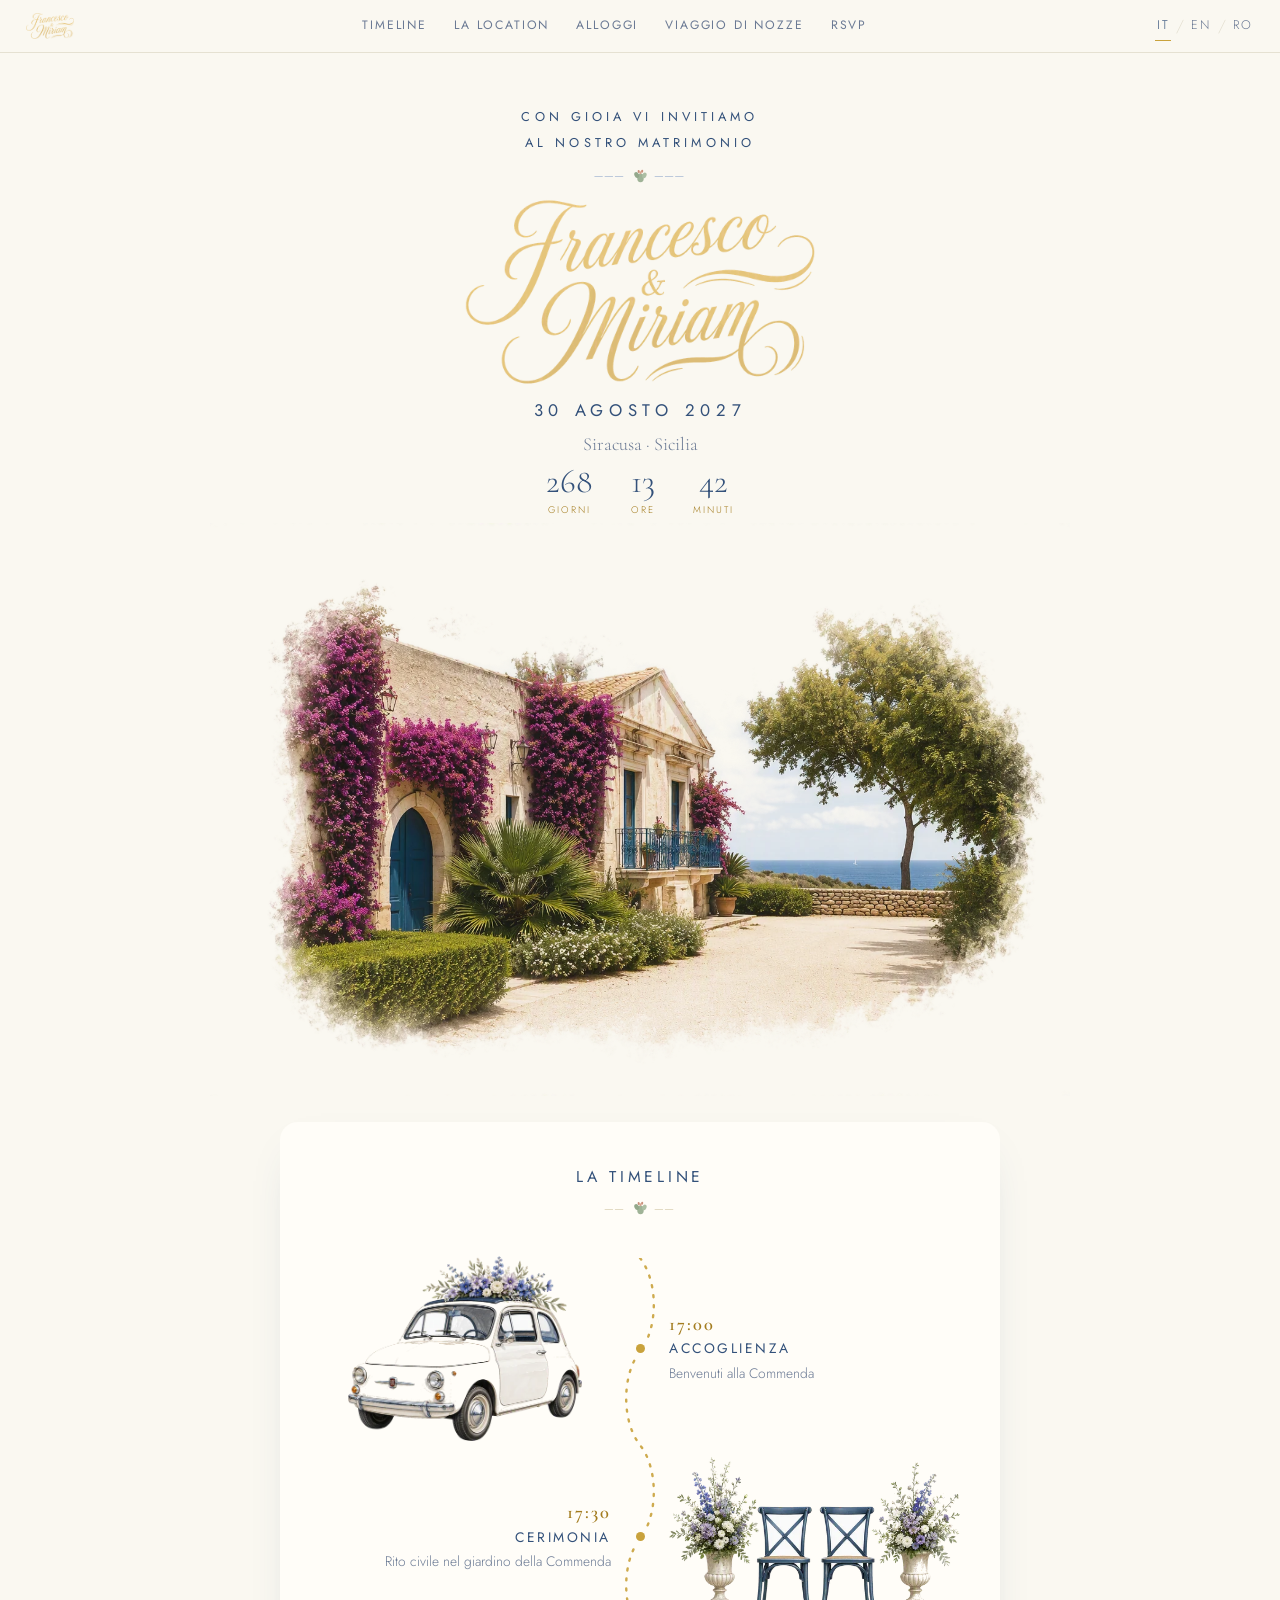
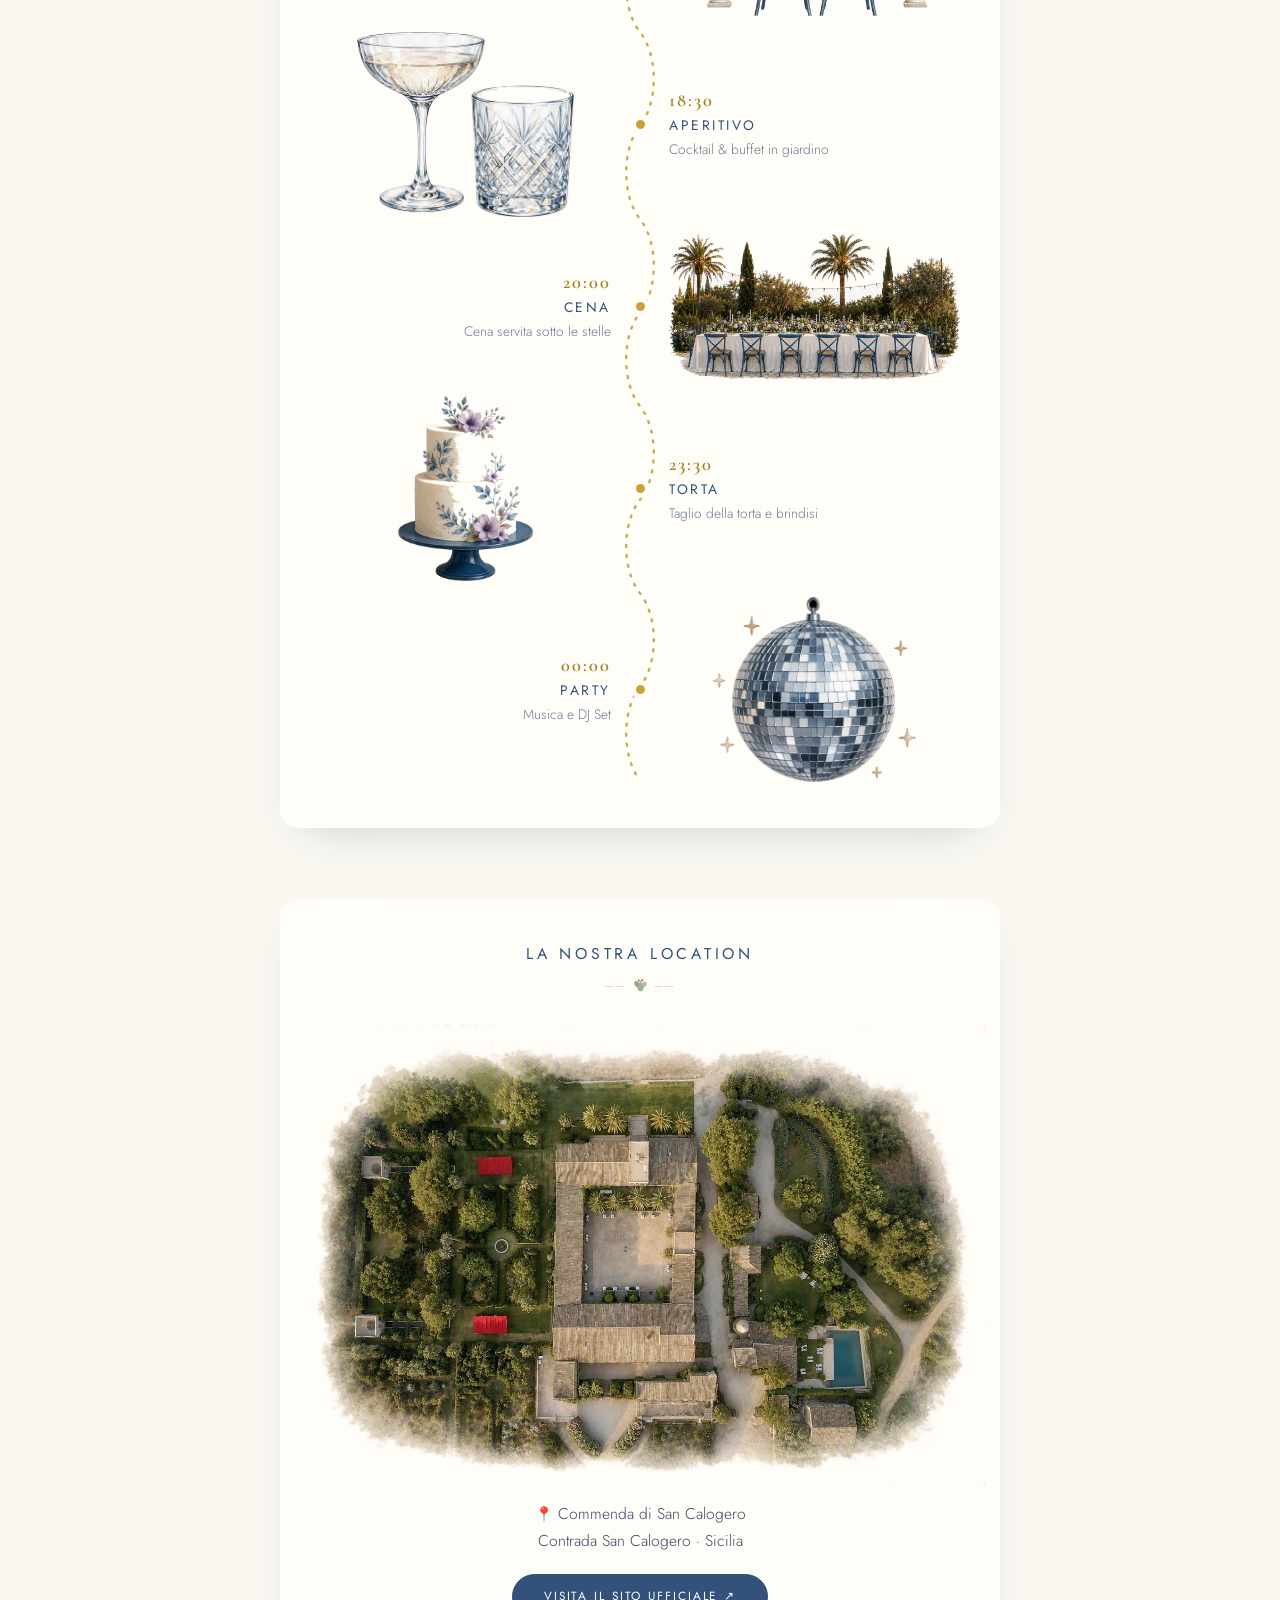
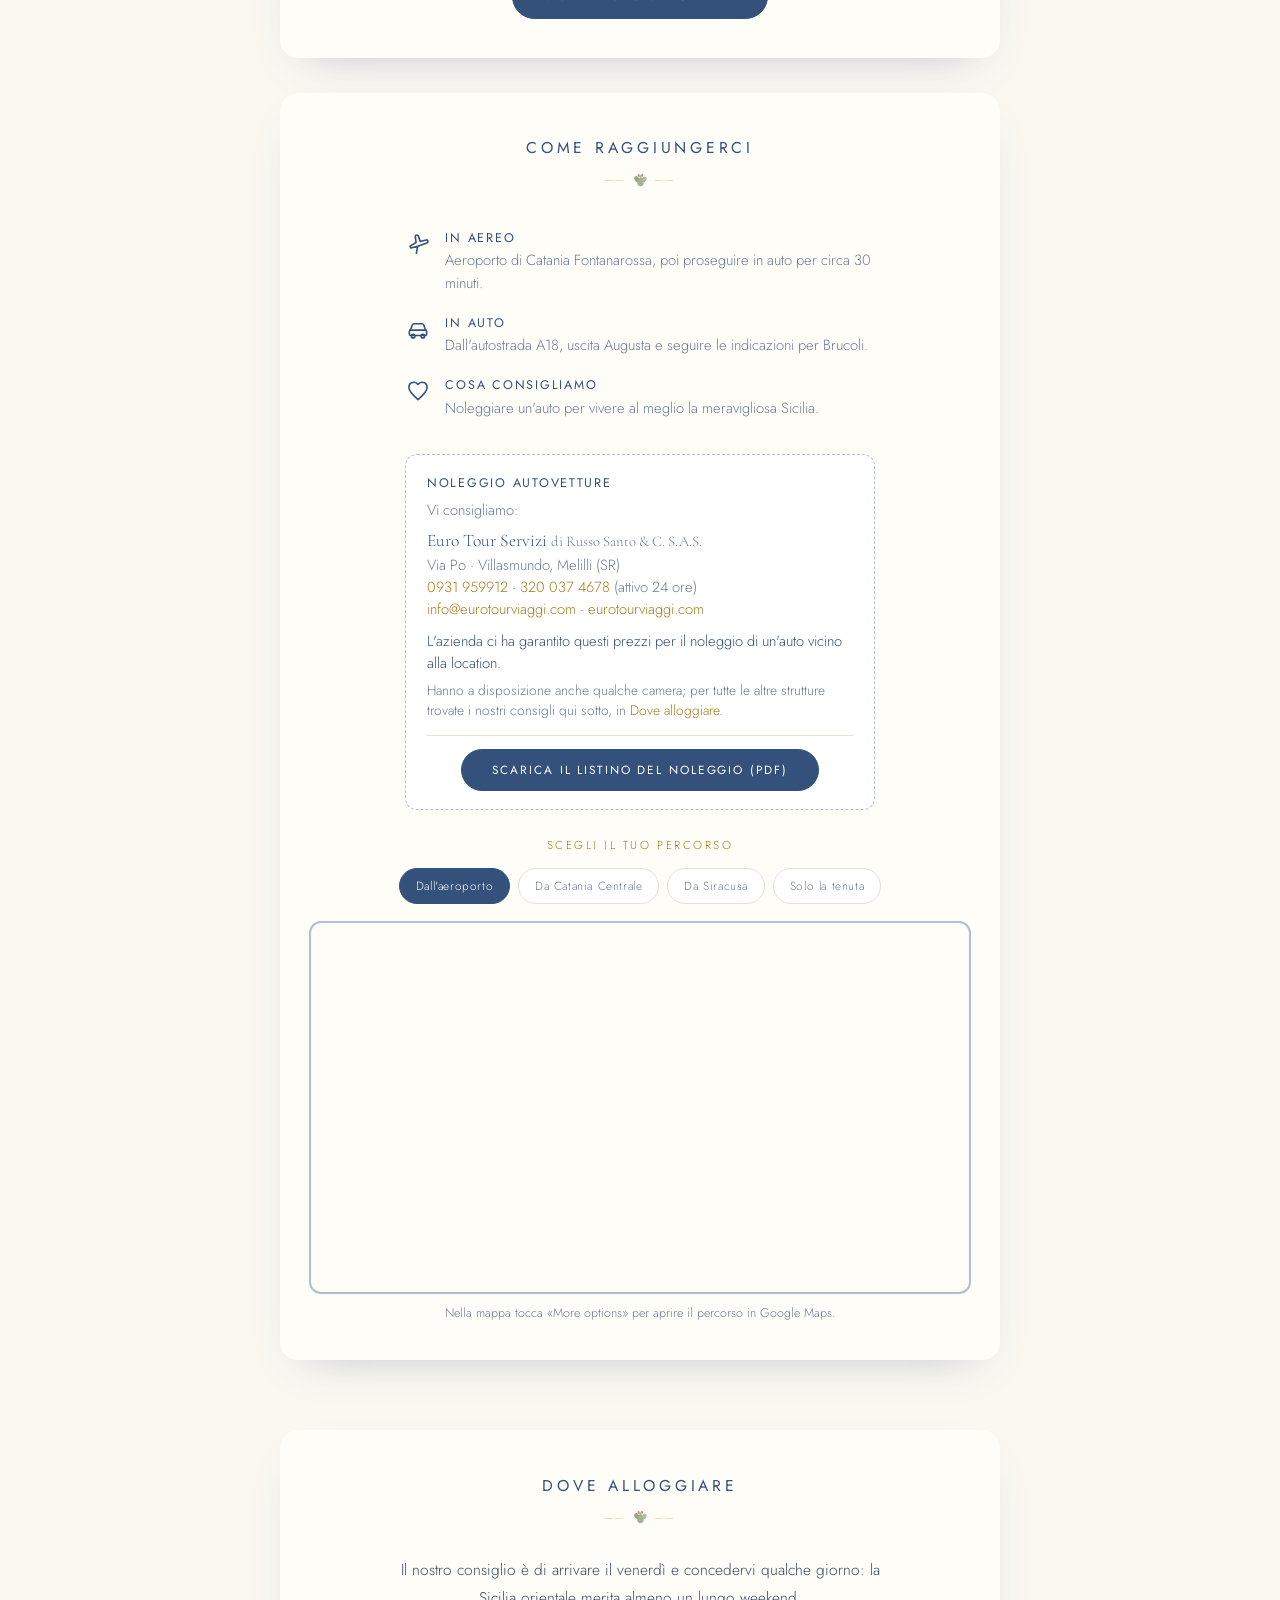
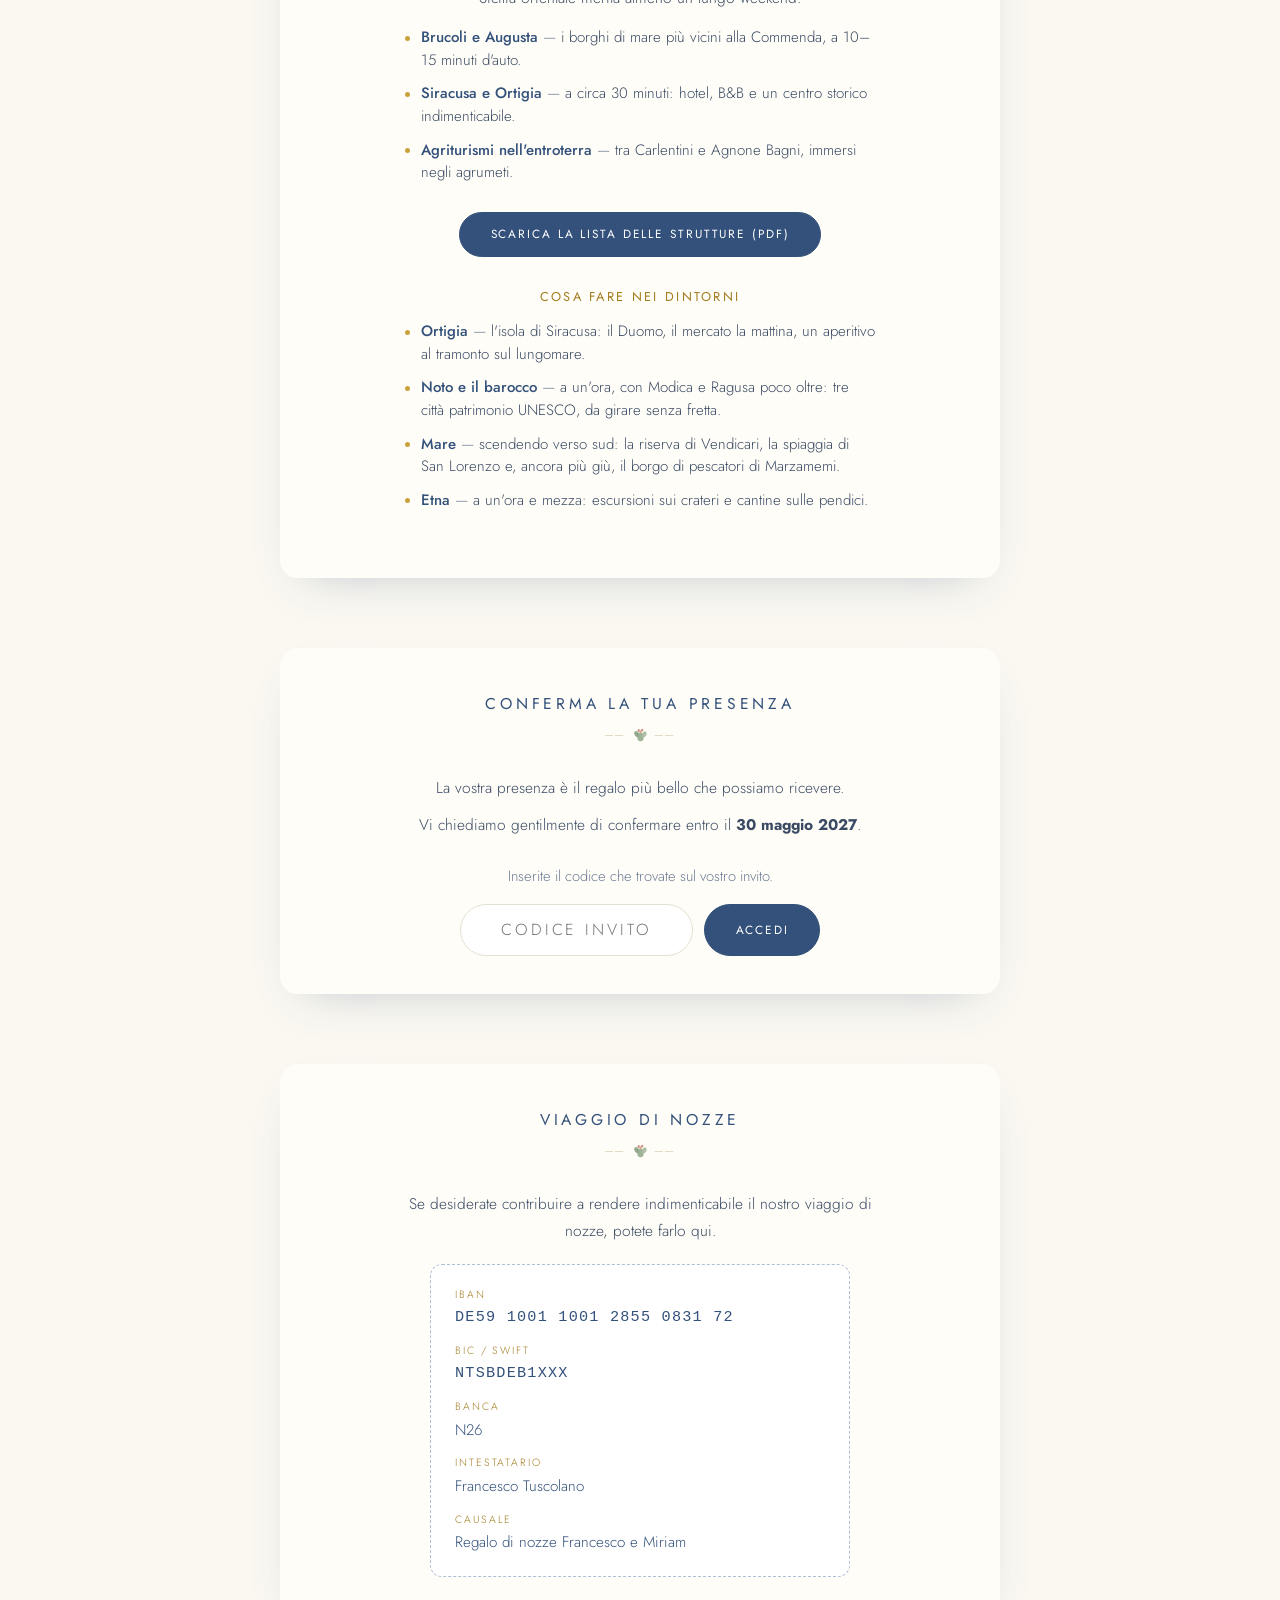
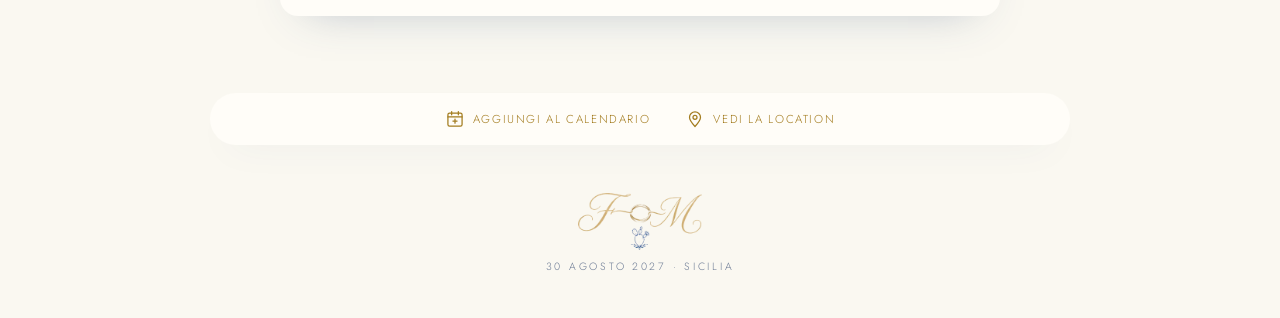
<file: index.html>
<!DOCTYPE html>
<html lang="it">
<head>
  <meta charset="UTF-8" />
  <meta name="viewport" content="width=device-width, initial-scale=1.0" />
  <title>Francesco &amp; Miriam · 30 Agosto 2027</title>
  <meta name="description" content="Francesco e Miriam si sposano il 30 agosto 2027 alla Commenda di San Calogero, Sicilia." />
  <meta name="theme-color" content="#faf8f1" />

  <link rel="icon" type="image/svg+xml" href="favicon.svg" />
  <link rel="icon" type="image/png" sizes="32x32" href="favicon-32.png" />
  <link rel="apple-touch-icon" href="apple-touch-icon.png" />

  <!-- anteprima del link quando si condivide su WhatsApp, iMessage, social -->
  <meta property="og:type" content="website" />
  <meta property="og:title" content="Francesco &amp; Miriam · 30 Agosto 2027" />
  <meta property="og:description" content="Ci sposiamo alla Commenda di San Calogero, in Sicilia. Programma, come raggiungerci e RSVP." />
  <meta property="og:url" content="https://f-tuscolano.github.io/francesco-miriam-wedding/" />
  <meta property="og:image" content="https://f-tuscolano.github.io/francesco-miriam-wedding/img/og-image.jpg" />
  <meta property="og:image:width" content="1200" />
  <meta property="og:image:height" content="630" />
  <meta property="og:locale" content="it_IT" />
  <meta name="twitter:card" content="summary_large_image" />

  <!-- solo le due famiglie che il CSS usa davvero, nei pesi effettivamente usati -->
  <link rel="preconnect" href="https://fonts.googleapis.com" />
  <link rel="preconnect" href="https://fonts.gstatic.com" crossorigin />
  <link rel="stylesheet"
        href="https://fonts.googleapis.com/css2?family=Cormorant+Garamond:wght@400;500;600&amp;family=Jost:wght@300;400;500&amp;display=swap" />
  <link rel="stylesheet" href="styles.css" />

  <noscript>
    <!-- senza JS niente rivela le schede: mostrale subito -->
    <style>
      .reveal { opacity: 1; transform: none; }
    </style>
  </noscript>
</head>
<body>

  <!-- Sprite: il fico d'india che decora ogni titolo di sezione -->
  <svg width="0" height="0" style="position:absolute" aria-hidden="true">
    <symbol id="fico" viewBox="0 0 24 24"><ellipse cx="12" cy="15.4" rx="4.6" ry="6.1" fill="#9fb397"/><ellipse cx="6.6" cy="11.2" rx="3.1" ry="4.3" transform="rotate(-26 6.6 11.2)" fill="#93a88b"/><ellipse cx="17.5" cy="11.8" rx="2.9" ry="4.1" transform="rotate(24 17.5 11.8)" fill="#adbfa4"/><ellipse cx="9.5" cy="6.3" rx="1.5" ry="2.1" transform="rotate(-12 9.5 6.3)" fill="#c98f7a"/><ellipse cx="14.3" cy="6.1" rx="1.5" ry="2.1" transform="rotate(12 14.3 6.1)" fill="#c98f7a"/><ellipse cx="12" cy="8.1" rx="1.4" ry="2" fill="#d8a58f"/></symbol>
  </svg>

  <nav class="nav" id="nav">
    <a class="nav-logo" href="#top" aria-label="Miriam e Francesco">
      <img src="img/lettering-oro.webp" width="900" height="484" alt="Miriam &amp; Francesco" />
    </a>
    <div class="nav-links" id="nav-links">
      <a href="#details" data-i18n="nav.details">Timeline</a>
      <a href="#location" data-i18n="nav.location">La location</a>
      <a href="#stay" data-i18n="nav.stay">Alloggi</a>
      <a href="#gift" data-i18n="nav.gift">Viaggio di nozze</a>
      <a href="#rsvp">RSVP</a>
    </div>
    <div class="lang-toggle" role="group" aria-label="Lingua / Language">
      <button class="lang-btn active" data-lang="it">IT</button>
      <span class="lang-sep">/</span>
      <button class="lang-btn" data-lang="en">EN</button>
      <span class="lang-sep">/</span>
      <button class="lang-btn" data-lang="ro">RO</button>
    </div>
    <button class="nav-toggle" id="nav-toggle" type="button" aria-controls="nav-links"
            aria-expanded="false" aria-label="Menù" data-i18n-aria="nav.menu">
      <svg class="ico-menu" viewBox="0 0 24 24" aria-hidden="true"><path d="M4 7h16M4 12h16M4 17h16"/></svg>
      <svg class="ico-close" viewBox="0 0 24 24" aria-hidden="true"><path d="M6 6l12 12M18 6L6 18"/></svg>
    </button>
  </nav>

  <!-- ===== Hero ===== -->
  <header class="hero" id="top">

    <div class="hero-content reveal">
      <p class="hero-eyebrow" data-i18n="hero.invite">Con gioia vi invitiamo<br />al nostro matrimonio</p>
      <div class="orn">─── <span><svg class="orn-fico" aria-hidden="true"><use href="#fico"/></svg></span> ───</div>
      <img class="hero-lettering" src="img/lettering-oro.webp" width="900" height="484" alt="Miriam &amp; Francesco" />
      <p class="hero-date" data-i18n="hero.date">30 Agosto 2027</p>
      <p class="hero-venue">Siracusa · Sicilia</p>
      <div class="countdown" id="countdown">
        <div class="count-item"><span id="cd-days">–</span><small data-i18n="count.days">giorni</small></div>
        <div class="count-item"><span id="cd-hours">–</span><small data-i18n="count.hours">ore</small></div>
        <div class="count-item"><span id="cd-mins">–</span><small data-i18n="count.mins">minuti</small></div>
      </div>
      <figure class="hero-illustration">
        <img src="img/commenda-mare.webp" width="1400" height="933" decoding="async"
             alt="La Commenda di San Calogero" />
      </figure>
    </div>
  </header>

  <!-- ===== La timeline ===== -->
  <section class="section" id="details">
    <div class="wcard reveal">
      <h2 class="wtitle" data-i18n="giornata.title">La timeline</h2>
      <div class="orn orn-gold">── <span><svg class="orn-fico" aria-hidden="true"><use href="#fico"/></svg></span> ──</div>
      <div class="tl">
      <svg class="tl-wave" viewBox="0 0 40 1200" preserveAspectRatio="none" aria-hidden="true"><path d="M 20 0 C 36 25, 36 75, 20 100 C 4 125, 4 175, 20 200 C 36 225, 36 275, 20 300 C 4 325, 4 375, 20 400 C 36 425, 36 475, 20 500 C 4 525, 4 575, 20 600 C 36 625, 36 675, 20 700 C 4 725, 4 775, 20 800 C 36 825, 36 875, 20 900 C 4 925, 4 975, 20 1000 C 36 1025, 36 1075, 20 1100 C 4 1125, 4 1175, 20 1200" /></svg>
      <div class="tl-step">
        <figure class="tl-fig"><img src="img/tl-accoglienza.webp" width="520" height="411" alt="" loading="lazy" decoding="async" /></figure>
        <div class="tl-body">
          <p class="tl-time">17:00</p>
          <h3 data-i18n="tl.accoglienza">Accoglienza</h3>
          <p class="tl-desc" data-i18n="tl.accoglienzaD">Benvenuti alla Commenda</p>
        </div>
      </div>
      <div class="tl-step">
        <figure class="tl-fig"><img src="img/tl-cerimonia.webp" width="520" height="285" alt="" loading="lazy" decoding="async" /></figure>
        <div class="tl-body">
          <p class="tl-time">17:30</p>
          <h3 data-i18n="tl.cerimonia">Cerimonia</h3>
          <p class="tl-desc" data-i18n="tl.cerimoniaD">Rito civile nel giardino della Commenda</p>
        </div>
      </div>
      <div class="tl-step">
        <figure class="tl-fig"><img src="img/tl-aperitivo.webp" width="440" height="376" alt="" loading="lazy" decoding="async" /></figure>
        <div class="tl-body">
          <p class="tl-time">18:30</p>
          <h3 data-i18n="tl.aperitivo">Aperitivo</h3>
          <p class="tl-desc" data-i18n="tl.aperitivoD">Cocktail &amp; buffet in giardino</p>
        </div>
      </div>
      <div class="tl-step">
        <figure class="tl-fig"><img src="img/tl-cena.webp" width="520" height="263" alt="" loading="lazy" decoding="async" /></figure>
        <div class="tl-body">
          <p class="tl-time">20:00</p>
          <h3 data-i18n="tl.cena">Cena</h3>
          <p class="tl-desc" data-i18n="tl.cenaD">Cena servita sotto le stelle</p>
        </div>
      </div>
      <div class="tl-step">
        <figure class="tl-fig"><img src="img/tl-torta.webp" width="380" height="522" alt="" loading="lazy" decoding="async" /></figure>
        <div class="tl-body">
          <p class="tl-time">23:30</p>
          <h3 data-i18n="tl.torta">Torta</h3>
          <p class="tl-desc" data-i18n="tl.tortaD">Taglio della torta e brindisi</p>
        </div>
      </div>
      <div class="tl-step">
        <figure class="tl-fig"><img src="img/tl-party.webp" width="420" height="383" alt="" loading="lazy" decoding="async" /></figure>
        <div class="tl-body">
          <p class="tl-time">00:00</p>
          <h3 data-i18n="tl.party">Party</h3>
          <p class="tl-desc" data-i18n="tl.partyD">Musica e DJ Set</p>
        </div>
      </div>
      </div>
    </div>
  </section>

  <!-- ===== Location e come raggiungerci ===== -->
  <section class="section" id="location">
    <div class="wcard reveal">
      <h2 class="wtitle" data-i18n="loc.title">La nostra location</h2>
      <div class="orn orn-gold">── <span><svg class="orn-fico" aria-hidden="true"><use href="#fico"/></svg></span> ──</div>
      <figure class="loc-illustration">
        <img src="img/location-tenuta.webp" width="1300" height="867" loading="lazy" decoding="async"
             alt="La Commenda di San Calogero vista dall'alto" />
      </figure>
      <p class="loc-address"><span class="loc-pin">📍</span> Commenda di San Calogero<br />Contrada San Calogero · Sicilia</p>
      <p class="center">
        <a class="btn btn-navy"
           href="https://www.commendadisancalogero.com/"
           target="_blank" rel="noopener" data-i18n="loc.site">Visita il sito ufficiale ↗</a>
      </p>
    </div>

    <div class="wcard reveal">
      <h2 class="wtitle" data-i18n="arr.title">Come raggiungerci</h2>
      <div class="orn orn-gold">── <span><svg class="orn-fico" aria-hidden="true"><use href="#fico"/></svg></span> ──</div>
      <ul class="travel-list">
        <li>
          <svg class="tr-ico" viewBox="0 0 24 24"><path d="M10.5 20.5 l1.2 -6.4 -6.2 1.6 -0.9 -1.7 5.6 -3.4 -0.7 -5.4 a1.5 1.5 0 0 1 3 0 l1.6 4.5 5.3 -1.4 a1.4 1.4 0 0 1 0.8 2.7 l-11 4"/></svg>
          <div><h3 data-i18n="arr.plane">In aereo</h3><p data-i18n="arr.planeText">Aeroporto di Catania Fontanarossa, poi proseguire in auto per circa 30 minuti.</p></div>
        </li>
        <li>
          <svg class="tr-ico" viewBox="0 0 24 24"><path d="M5 13 l1.6 -4.5 a2 2 0 0 1 1.9 -1.3 h7 a2 2 0 0 1 1.9 1.3 L19 13"/><rect x="4" y="13" width="16" height="5" rx="1.4"/><circle cx="7.5" cy="18.6" r="1.6"/><circle cx="16.5" cy="18.6" r="1.6"/></svg>
          <div><h3 data-i18n="arr.car">In auto</h3><p data-i18n="arr.carText">Dall'autostrada A18, uscita Augusta e seguire le indicazioni per Brucoli.</p></div>
        </li>
        <li>
          <svg class="tr-ico" viewBox="0 0 24 24"><path d="M12 20 C6 15 3.6 11.6 3.6 8.6 A4.6 4.6 0 0 1 12 6 a4.6 4.6 0 0 1 8.4 2.6 c0 3 -2.4 6.4 -8.4 11.4Z"/></svg>
          <div><h3 data-i18n="arr.tip">Cosa consigliamo</h3><p data-i18n="arr.tipText">Noleggiare un'auto per vivere al meglio la meravigliosa Sicilia.</p></div>
        </li>
      </ul>
      <div class="transfer">
        <h3 data-i18n="arr.transfer">Noleggio autovetture</h3>
        <p class="muted" data-i18n="arr.transferT">Vi consigliamo:</p>
        <p class="transfer-name">Euro Tour Servizi <span class="muted">di Russo Santo &amp; C. S.A.S.</span></p>
        <p class="muted">Via Po · Villasmundo, Melilli (SR)</p>
        <p><a href="tel:+390931959912">0931 959912</a> · <a href="tel:+393200374678">320 037 4678</a>
          <span class="muted" data-i18n="arr.h24">(attivo 24 ore)</span></p>
        <p><a href="mailto:info@eurotourviaggi.com">info@eurotourviaggi.com</a> ·
          <a href="https://www.eurotourviaggi.com" target="_blank" rel="noopener">eurotourviaggi.com</a></p>
        <p class="hire-deal" data-i18n="hire.deal">L'azienda ci ha garantito questi prezzi per il noleggio di un'auto vicino alla location.</p>
        <p class="muted hire-rooms" data-i18n="hire.rooms">Hanno a disposizione anche qualche camera; per tutte le altre strutture trovate i nostri consigli qui sotto, in <a href="#stay">Dove alloggiare</a>.</p>

        <p class="hire-dl">
          <a class="btn btn-navy" href="files/noleggio-e-camere.pdf" download
             data-i18n="hire.pdf">Scarica il listino del noleggio (PDF)</a>
        </p>
      </div>

      <p class="choose-label" data-i18n="arr.choose">Scegli il tuo percorso</p>
      <div class="map-chips" id="map-chips" role="group" aria-label="Punto di partenza">
        <button class="chip active" data-origin="airport" data-i18n="map.fromAirport">Dall'aeroporto</button>
        <button class="chip" data-origin="station" data-i18n="map.fromStation">Da Catania Centrale</button>
        <button class="chip" data-origin="siracusa" data-i18n="map.fromSiracusa">Da Siracusa</button>
        <button class="chip" data-origin="venue" data-i18n="map.venueOnly">Solo la tenuta</button>
      </div>
      <div class="map-wrap">
        <iframe
          id="map-frame"
          title="Mappa — Commenda di San Calogero"
          src="https://www.google.com/maps?saddr=Aeroporto+di+Catania+Fontanarossa&daddr=Commenda+di+San+Calogero,+Augusta,+Sicilia&output=embed"
          loading="lazy"
          referrerpolicy="no-referrer-when-downgrade"
          allowfullscreen></iframe>
      </div>
      <p class="map-hint" data-i18n="map.hint">Nella mappa tocca «More options» per aprire il percorso in Google Maps.</p>
    </div>
  </section>

  <!-- ===== Dove alloggiare ===== -->
  <section class="section" id="stay">
    <div class="wcard reveal">
      <h2 class="wtitle" data-i18n="stay.title">Dove alloggiare</h2>
      <div class="orn orn-gold">── <span><svg class="orn-fico" aria-hidden="true"><use href="#fico"/></svg></span> ──</div>

      <p class="wtext" data-i18n="stay.lead">
        Il nostro consiglio è di arrivare il venerdì e concedervi qualche giorno:
        la Sicilia orientale merita almeno un lungo weekend.
      </p>

      <ul class="stay-list">
        <li><strong data-i18n="stay.z1">Brucoli e Augusta</strong>
          <span data-i18n="stay.z1T">i borghi di mare più vicini alla Commenda, a 10–15 minuti d'auto.</span></li>
        <li><strong data-i18n="stay.z2">Siracusa e Ortigia</strong>
          <span data-i18n="stay.z2T">a circa 30 minuti: hotel, B&amp;B e un centro storico indimenticabile.</span></li>
        <li><strong data-i18n="stay.z3">Agriturismi nell'entroterra</strong>
          <span data-i18n="stay.z3T">tra Carlentini e Agnone Bagni, immersi negli agrumeti.</span></li>
      </ul>

      <p class="center">
        <a class="btn btn-navy" href="files/strutture-alberghiere.pdf" download
           data-i18n="stay.pdf">Scarica la lista delle strutture (PDF)</a>
      </p>

      <h3 class="stay-sub" data-i18n="stay.doTitle">Cosa fare nei dintorni</h3>
      <ul class="stay-list">
        <li><strong>Ortigia</strong>
          <span data-i18n="stay.d1">l'isola di Siracusa: il Duomo, il mercato la mattina, un aperitivo al tramonto sul lungomare.</span></li>
        <li><strong>Noto e il barocco</strong>
          <span data-i18n="stay.d2">a un'ora, con Modica e Ragusa poco oltre: tre città patrimonio UNESCO, da girare senza fretta.</span></li>
        <li><strong data-i18n="stay.d3n">Mare</strong>
          <span data-i18n="stay.d3">scendendo verso sud: la riserva di Vendicari, la spiaggia di San Lorenzo e, ancora più giù, il borgo di pescatori di Marzamemi.</span></li>
        <li><strong>Etna</strong>
          <span data-i18n="stay.d4">a un'ora e mezza: escursioni sui crateri e cantine sulle pendici.</span></li>
      </ul>
    </div>
  </section>

  <!-- ===== RSVP ===== -->
  <section class="section" id="rsvp">
    <div class="wcard reveal">
      <h2 class="wtitle" data-i18n="rsvp.title">Conferma la tua presenza</h2>
      <div class="orn orn-gold">── <span><svg class="orn-fico" aria-hidden="true"><use href="#fico"/></svg></span> ──</div>
      <p class="wtext" data-i18n="rsvp.lead1">La vostra presenza è il regalo più bello che possiamo ricevere.</p>
      <p class="wtext" data-i18n="rsvp.lead2">Vi chiediamo gentilmente di confermare entro il <strong>30 maggio 2027</strong>.</p>

      <div class="rsvp-box" id="rsvp-login">
        <p class="muted" data-i18n="rsvp.loginLead">Inserite il codice che trovate sul vostro invito.</p>
        <form id="login-form" class="rsvp-login-form">
          <input id="code-input" placeholder="Codice invito" data-i18n-ph="rsvp.codePlaceholder"
                 autocomplete="off" autocapitalize="characters" required />
          <button class="btn btn-navy" type="submit" data-i18n="rsvp.login">Accedi</button>
        </form>
        <p class="rsvp-error" id="login-error" hidden data-i18n="rsvp.error">Codice non valido — riprovate.</p>
        <p class="rsvp-error" id="login-net-error" hidden data-i18n="rsvp.netError">Problema di connessione. Riprovate tra poco.</p>
      </div>

      <div class="rsvp-box" id="rsvp-panel" hidden>
        <p class="rsvp-welcome"><span data-i18n="rsvp.welcome">Benvenuto/a</span>, <strong id="guest-name"></strong>!</p>
        <form id="rsvp-form" class="rsvp-form-grid">
          <fieldset>
            <legend id="rsvp-attending" data-i18n="rsvp.attending">Ci sarete?</legend>
            <label class="radio"><input type="radio" name="attending" value="yes" checked />
              <span id="rsvp-yes" data-i18n="rsvp.yes">Ci saremo!</span></label>
            <label class="radio"><input type="radio" name="attending" value="no" />
              <span data-i18n="rsvp.no">Purtroppo no</span></label>
          </fieldset>
          <label class="rsvp-field"><span data-i18n="rsvp.guests">In quanti sarete?</span>
            <select id="guest-count"></select>
          </label>
          <label class="rsvp-field"><span data-i18n="rsvp.notes">Allergie, intolleranze o note</span>
            <textarea id="rsvp-notes" rows="3"></textarea>
          </label>
          <button class="btn btn-navy" type="submit" data-i18n="rsvp.send">Conferma la tua presenza ♡</button>
        </form>
        <p class="rsvp-error" id="rsvp-send-error" hidden data-i18n="rsvp.netError">Problema di connessione. Riprovate tra poco.</p>
        <p class="rsvp-thanks" id="rsvp-thanks" hidden data-i18n="rsvp.thanks">Grazie! La vostra risposta è stata registrata.</p>
        <p class="center"><a href="#rsvp" id="rsvp-logout" class="rsvp-logout" data-i18n="rsvp.logout">Esci</a></p>
      </div>

    </div>
  </section>

  <!-- ===== Viaggio di nozze ===== -->
  <section class="section" id="gift">
    <div class="wcard reveal">
      <h2 class="wtitle" data-i18n="gift.title">Viaggio di nozze</h2>
      <div class="orn orn-gold">── <span><svg class="orn-fico" aria-hidden="true"><use href="#fico"/></svg></span> ──</div>
      <p class="wtext" data-i18n="gift.lead">
        Se desiderate contribuire a rendere indimenticabile il nostro viaggio di nozze,
        potete farlo qui.
      </p>
      <dl class="iban-box">
        <dt data-i18n="gift.iban">IBAN</dt>
        <dd class="iban-code">DE59 1001 1001 2855 0831 72</dd>
        <dt data-i18n="gift.bic">BIC / SWIFT</dt>
        <dd class="iban-code">NTSBDEB1XXX</dd>
        <dt data-i18n="gift.bank">Banca</dt>
        <dd>N26</dd>
        <dt data-i18n="gift.holder">Intestatario</dt>
        <dd>Francesco Tuscolano</dd>
        <dt data-i18n="gift.reason">Causale</dt>
        <dd data-i18n="gift.reasonText">Regalo di nozze Francesco e Miriam</dd>
      </dl>
    </div>
  </section>

  <!-- ===== Action bar ===== -->
  <div class="action-bar reveal">
    <a href="fm-wedding.ics" download>
      <svg class="ab-ico" viewBox="0 0 24 24"><rect x="3.5" y="5" width="17" height="15.5" rx="2"/><path d="M3.5 9.5 h17 M8 3 v4 M16 3 v4"/><path d="M12 12 v5 M9.5 14.5 h5"/></svg>
      <span data-i18n="actions.calendar">Aggiungi al calendario</span>
    </a>
    <a href="https://www.google.com/maps/search/?api=1&query=Commenda+di+San+Calogero,+Augusta,+Sicilia" target="_blank" rel="noopener">
      <svg class="ab-ico" viewBox="0 0 24 24"><path d="M12 21c-4.4-4.6-6.6-8-6.6-11a6.6 6.6 0 1 1 13.2 0c0 3-2.2 6.4-6.6 11Z"/><circle cx="12" cy="10" r="2.4"/></svg>
      <span data-i18n="actions.map">Vedi la location</span>
    </a>
  </div>

  <footer class="footer">
    <img class="footer-mono" src="img/monogram-fm-v2.webp" width="640" height="296" loading="lazy"
         alt="Francesco e Miriam" />
    <p class="footer-date" data-i18n="footer.date">30 Agosto 2027 · Sicilia</p>
  </footer>

  <script src="i18n.js"></script>
  <script src="script.js"></script>
</body>
</html>
</file>
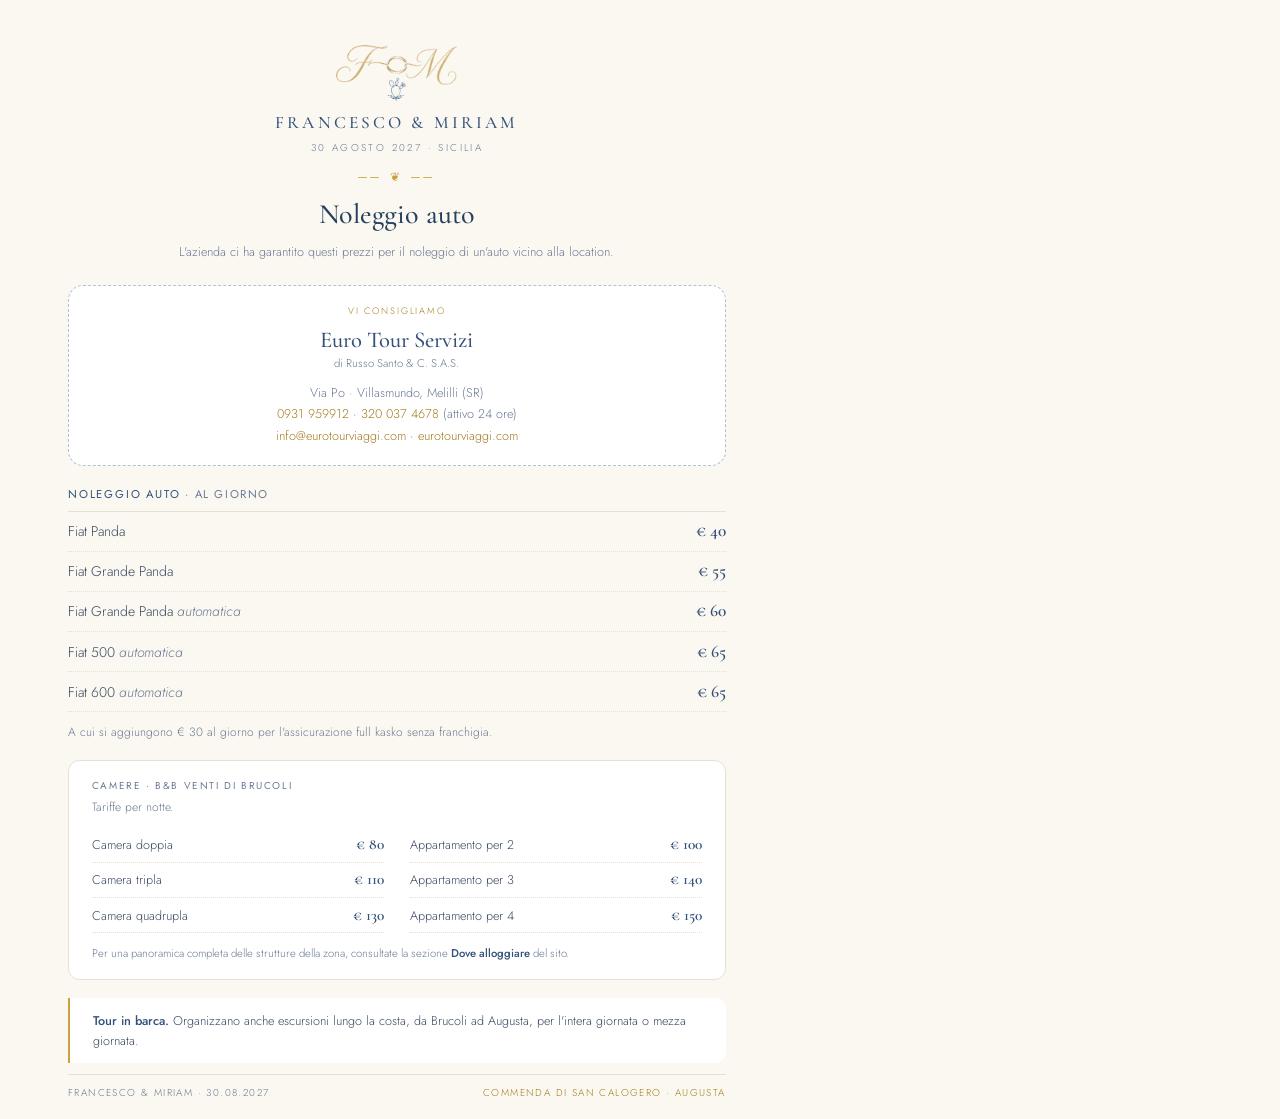
<file: _source/pdf-listino/noleggio-e-camere.html>
<!doctype html>
<html lang="it">
<head>
<meta charset="utf-8" />
<!--
  Sorgente del PDF files/noleggio-e-camere.pdf. Per rigenerarlo, dalla radice:

  "/Applications/Google Chrome.app/Contents/MacOS/Google Chrome" \
    --headless=new --disable-gpu --no-pdf-header-footer \
    --run-all-compositor-stages-before-draw --virtual-time-budget=12000 \
    --print-to-pdf="files/noleggio-e-camere.pdf" \
    "file://$PWD/_source/pdf-listino/noleggio-e-camere.html"

  Serve --headless=new: il vecchio headless ignora @page size e stampa in
  formato Letter, mandando il piè di pagina su una seconda pagina.
-->
<title>Noleggio auto e camere · Francesco &amp; Miriam</title>
<link rel="preconnect" href="https://fonts.googleapis.com" />
<link rel="preconnect" href="https://fonts.gstatic.com" crossorigin />
<link rel="stylesheet"
  href="https://fonts.googleapis.com/css2?family=Cormorant+Garamond:wght@400;500;600&family=Jost:wght@300;400;500&display=swap" />
<style>
  /* Palette identica al sito */
  :root{
    --ink:#3a4a63; --ink-soft:#6b7a94; --paper:#faf8f1;
    --navy:#33517a; --navy-deep:#27405f;
    --dusty-soft:#aebfd6; --gold:#c9a23c; --gold-deep:#a37c1f; --line:#e5e1d2;
    --serif:"Cormorant Garamond", Georgia, serif;
    --sans:"Jost","Helvetica Neue",sans-serif;
  }

  @page { size: A4; margin: 0; }

  *{ box-sizing:border-box; margin:0; padding:0; }

  body{
    font-family:var(--sans);
    font-weight:300;
    color:var(--ink);
    background:var(--paper);
    line-height:1.6;
    -webkit-print-color-adjust:exact;
    print-color-adjust:exact;
  }

  .page{
    width:210mm; height:296mm;
    padding:12mm 18mm 10mm;
    display:flex; flex-direction:column;
  }

  /* ---------- Testata ---------- */
  .head{ text-align:center; }

  .head .mono{ width:32mm; height:auto; margin:0 auto 2mm; display:block; }

  .head .names{
    font-family:var(--serif);
    font-size:13pt; letter-spacing:.18em; text-transform:uppercase;
    color:var(--navy); font-weight:500;
  }

  .head .date{
    font-size:7.5pt; letter-spacing:.24em; text-transform:uppercase;
    color:var(--ink-soft); margin-top:1mm;
  }

  .orn{
    margin:3mm auto 3mm;
    color:var(--gold);
    font-size:9pt; letter-spacing:.3em;
  }

  h1{
    font-family:var(--serif);
    font-weight:500;
    font-size:21pt;
    color:var(--navy-deep);
    text-align:center;
    line-height:1.15;
  }

  .lead{
    text-align:center;
    font-size:9.5pt;
    color:var(--ink-soft);
    max-width:128mm;
    margin:3mm auto 0;
  }

  /* ---------- Scheda dell'azienda ---------- */
  .card{
    margin:6mm 0 0;
    padding:5mm 7mm;
    background:#fff;
    border:1px dashed var(--dusty-soft);
    border-radius:4mm;
    text-align:center;
  }

  .card .kicker{
    font-size:7pt; letter-spacing:.2em; text-transform:uppercase;
    color:var(--gold-deep); margin-bottom:2mm;
  }

  .card .name{
    font-family:var(--serif);
    font-size:17pt; color:var(--navy); font-weight:500; line-height:1.2;
  }

  .card .legal{ font-size:8.5pt; color:var(--ink-soft); }

  .card .rows{ margin-top:2.5mm; font-size:9.5pt; line-height:1.7; }
  .card .rows a{ color:var(--gold-deep); text-decoration:none; }
  .card .rows .soft{ color:var(--ink-soft); }

  /* ---------- Listino principale: le auto ---------- */
  .main{ margin-top:5mm; }

  h2{
    font-family:var(--sans);
    font-weight:400;
    font-size:8.5pt;
    letter-spacing:.16em;
    text-transform:uppercase;
    color:var(--navy);
    padding-bottom:2mm;
    border-bottom:1px solid var(--line);
  }

  h2 .per{ color:var(--ink-soft); letter-spacing:.14em; }

  ul{ list-style:none; }

  .main li{
    display:flex; align-items:baseline; gap:3mm;
    padding:1.5mm 0;
    border-bottom:1px dotted var(--line);
    font-size:10.5pt;
  }

  .main li .what{ flex:1; }
  .main li .what i{ font-style:italic; color:var(--ink-soft); }

  .main li .price{
    font-family:var(--serif);
    font-size:13pt; font-weight:600; color:var(--navy);
    white-space:nowrap;
  }

  .note{
    margin-top:3mm;
    font-size:9pt;
    line-height:1.5;
    color:var(--ink-soft);
  }

  /* ---------- In secondo piano: le camere ---------- */
  .rooms{
    margin-top:5mm;
    padding:4.5mm 6mm;
    background:#fff;
    border:1px solid var(--line);
    border-radius:3mm;
  }

  .rooms h3{
    font-family:var(--sans);
    font-weight:400;
    font-size:7.5pt;
    letter-spacing:.16em;
    text-transform:uppercase;
    color:var(--ink-soft);
    margin-bottom:1mm;
  }

  .rooms .intro{ font-size:9pt; color:var(--ink-soft); line-height:1.5; }

  .rooms ul{
    margin-top:3mm;
    display:flex; flex-wrap:wrap;
    column-gap:7mm;
  }

  .rooms li{
    flex:0 0 calc(50% - 3.5mm);
    display:flex; align-items:baseline; gap:2mm;
    padding:1.3mm 0;
    border-bottom:1px dotted var(--line);
    font-size:9.5pt;
  }

  .rooms li .what{ flex:1; }

  .rooms li .price{
    font-family:var(--serif);
    font-size:11.5pt; font-weight:600; color:var(--navy);
    white-space:nowrap;
  }

  .rooms .pointer{
    margin-top:3mm;
    font-size:8.5pt;
    line-height:1.5;
    color:var(--ink-soft);
  }

  .rooms .pointer b{ font-weight:500; color:var(--navy); font-style:normal; }

  /* ---------- Chiusura ---------- */
  .extra{
    margin-top:auto;
    padding-top:5mm;
  }

  .boat{
    padding:3.2mm 6mm;
    background:#fff;
    border-left:2px solid var(--gold);
    border-radius:0 3mm 3mm 0;
    font-size:9.5pt;
    color:var(--ink);
  }

  .boat b{ font-weight:500; color:var(--navy); }

  .foot{
    margin-top:3mm;
    padding-top:2.5mm;
    border-top:1px solid var(--line);
    display:flex; justify-content:space-between; align-items:baseline;
    font-size:7.5pt; letter-spacing:.14em; text-transform:uppercase;
    color:var(--ink-soft);
  }

  .foot .site{ color:var(--gold-deep); text-decoration:none; }
</style>
</head>
<body>
<div class="page">

  <div class="head">
    <img class="mono" src="../../img/monogram-fm-v2.webp" alt="" />
    <div class="names">Francesco &amp; Miriam</div>
    <div class="date">30 Agosto 2027 · Sicilia</div>
  </div>

  <div class="orn">── ❦ ──</div>

  <h1>Noleggio auto</h1>
  <p class="lead">
    L'azienda ci ha garantito questi prezzi per il noleggio di un'auto
    vicino alla location.
  </p>

  <div class="card">
    <div class="kicker">Vi consigliamo</div>
    <div class="name">Euro Tour Servizi</div>
    <div class="legal">di Russo Santo &amp; C. S.A.S.</div>
    <div class="rows">
      <div class="soft">Via Po · Villasmundo, Melilli (SR)</div>
      <div>
        <a href="tel:+390931959912">0931 959912</a> ·
        <a href="tel:+393200374678">320 037 4678</a>
        <span class="soft">(attivo 24 ore)</span>
      </div>
      <div>
        <a href="mailto:info@eurotourviaggi.com">info@eurotourviaggi.com</a> ·
        <a href="https://www.eurotourviaggi.com">eurotourviaggi.com</a>
      </div>
    </div>
  </div>

  <div class="main">
    <h2>Noleggio auto <span class="per">· al giorno</span></h2>
    <ul>
      <li><span class="what">Fiat Panda</span><span class="price">€ 40</span></li>
      <li><span class="what">Fiat Grande Panda</span><span class="price">€ 55</span></li>
      <li><span class="what">Fiat Grande Panda <i>automatica</i></span><span class="price">€ 60</span></li>
      <li><span class="what">Fiat 500 <i>automatica</i></span><span class="price">€ 65</span></li>
      <li><span class="what">Fiat 600 <i>automatica</i></span><span class="price">€ 65</span></li>
    </ul>
    <p class="note">
      A cui si aggiungono € 30 al giorno per l'assicurazione
      full kasko senza franchigia.
    </p>
  </div>

  <div class="rooms">
    <h3>Camere · B&amp;B Venti di Brucoli</h3>
    <p class="intro">
      Tariffe per notte.
    </p>
    <ul>
      <li><span class="what">Camera doppia</span><span class="price">€ 80</span></li>
      <li><span class="what">Appartamento per 2</span><span class="price">€ 100</span></li>
      <li><span class="what">Camera tripla</span><span class="price">€ 110</span></li>
      <li><span class="what">Appartamento per 3</span><span class="price">€ 140</span></li>
      <li><span class="what">Camera quadrupla</span><span class="price">€ 130</span></li>
      <li><span class="what">Appartamento per 4</span><span class="price">€ 150</span></li>
    </ul>
    <p class="pointer">
      Per una panoramica completa delle strutture della zona, consultate
      la sezione <b>Dove alloggiare</b> del sito.
    </p>
  </div>

  <div class="extra">
    <p class="boat">
      <b>Tour in barca.</b> Organizzano anche escursioni lungo la costa,
      da Brucoli ad Augusta, per l'intera giornata o mezza giornata.
    </p>

    <div class="foot">
      <span>Francesco &amp; Miriam · 30.08.2027</span>
      <span class="site">Commenda di San Calogero · Augusta</span>
    </div>
  </div>

</div>
</body>
</html>
</file>
<file: styles.css>
/* ============ Miriam & Francesco — 30 Agosto 2027 ============ */

:root {
  /* palette del sito: crema, blu polvere, navy, oro — come da mockup */
  --ink: #3a4a63;
  --ink-soft: #6b7a94;
  --paper: #faf8f1;
  --card: #fffdf8;
  --navy: #33517a;
  --navy-deep: #27405f;
  --dusty: #6b82a8;
  --dusty-soft: #aebfd6;
  --gold: #c9a23c;
  --gold-deep: #a37c1f;
  --line: #e5e1d2;
  --serif: "Cormorant Garamond", Georgia, serif;
  --sans: "Jost", "Helvetica Neue", sans-serif;
}

* { box-sizing: border-box; margin: 0; padding: 0; }

html { scroll-behavior: smooth; }

body {
  font-family: var(--sans);
  font-weight: 300;
  color: var(--ink);
  background: var(--paper);
  line-height: 1.75;
}

img { max-width: 100%; height: auto; display: block; }

.center { text-align: center; }
.muted { color: var(--ink-soft); font-size: 0.92rem; }

/* ---------- Pulsanti ---------- */
.btn {
  display: inline-block;
  padding: 0.7rem 1.9rem;
  border: 1px solid var(--navy);
  border-radius: 999px;
  color: var(--navy);
  background: none;
  text-decoration: none;
  text-transform: uppercase;
  letter-spacing: 0.16em;
  font-size: 0.74rem;
  font-weight: 400;
  font-family: inherit;
  cursor: pointer;
  transition: background 0.25s, color 0.25s;
}

.btn-navy { background: var(--navy); color: #fff; border-color: var(--navy); }
.btn-navy:hover { background: var(--navy-deep); border-color: var(--navy-deep); }

/* ---------- Nav ---------- */
.nav {
  position: fixed;
  inset: 0 0 auto 0;
  z-index: 20;
  display: flex;
  align-items: center;
  justify-content: space-between;
  gap: 1rem;
  padding: 0.55rem 1.6rem;
  /* altezza fissa: senza, la barra la detterebbe l'elemento più alto di
     turno (il logo da desktop, il pulsante del menù da telefono) e
     cambierebbe di qualche pixel fra i due */
  min-height: 53px;
  background: rgba(250, 248, 241, 0.9);
  backdrop-filter: blur(10px);
  border-bottom: 1px solid var(--line);
}

.nav-logo img { height: 26px; width: auto; }

.nav-links { display: flex; gap: 1.7rem; }

.nav-links a {
  color: var(--ink-soft);
  text-decoration: none;
  font-size: 0.76rem;
  font-weight: 400;
  text-transform: uppercase;
  letter-spacing: 0.15em;
  transition: color 0.2s;
}

.nav-links a:hover { color: var(--navy); }

.lang-toggle { display: flex; align-items: center; gap: 0.35rem; }

.lang-btn {
  background: none;
  border: none;
  cursor: pointer;
  font: inherit;
  font-size: 0.78rem;
  letter-spacing: 0.12em;
  color: var(--ink-soft);
  padding: 0.2rem 0.1rem;
}

.lang-btn.active { color: var(--navy); border-bottom: 1px solid var(--gold); }

.lang-sep { color: var(--line); }

/* ---------- Pulsante del menù (solo schermi piccoli) ---------- */
.nav-toggle {
  display: none;
  background: none;
  border: 0;
  padding: 0.3rem;
  margin-right: -0.3rem;
  color: var(--navy);
  cursor: pointer;
  line-height: 0;
}

.nav-toggle svg {
  width: 23px;
  height: 23px;
  fill: none;
  stroke: currentColor;
  stroke-width: 1.5;
  stroke-linecap: round;
}

.nav-toggle .ico-close,
.nav.open .nav-toggle .ico-menu { display: none; }

.nav.open .nav-toggle .ico-close { display: block; }

/* ---------- Hero ---------- */
.hero {
  position: relative;
  min-height: 100vh;
  display: flex;
  align-items: center;
  justify-content: center;
  text-align: center;
  overflow: hidden;
  padding: 6.5rem 1.5rem 1rem;
}

.hero-content { max-width: 860px; }

.hero-eyebrow {
  text-transform: uppercase;
  letter-spacing: 0.32em;
  font-size: 0.8rem;
  font-weight: 400;
  color: var(--navy);
  line-height: 2;
}

.orn {
  color: var(--dusty-soft);
  font-size: 0.72rem;
  letter-spacing: 0.18em;
  margin: 0.7rem 0;
}

.orn span { color: var(--gold); }

.orn-fico {
  width: 17px;
  height: 17px;
  display: inline-block;
  vertical-align: -0.32em;
  margin: 0 0.1em;
}

.orn-gold { color: #ddd3b8; margin: 0.5rem 0 1.8rem; }

.hero-lettering {
  width: min(76vw, 350px);
  margin: 0.3rem auto 0.6rem;
}

.hero-date {
  text-transform: uppercase;
  letter-spacing: 0.34em;
  font-size: 1.05rem;
  font-weight: 400;
  color: var(--navy);
}

.hero-venue {
  font-family: var(--serif);
  font-size: 1.15rem;
  color: var(--ink-soft);
  margin-top: 0.2rem;
}

.countdown {
  display: flex;
  justify-content: center;
  gap: 2.4rem;
  margin-top: 0.1rem;
}

.count-item { display: flex; flex-direction: column; align-items: center; }

.count-item span {
  font-family: var(--serif);
  font-size: 2.1rem;
  line-height: 1.2;
  color: var(--navy);
}

.count-item small {
  text-transform: uppercase;
  letter-spacing: 0.2em;
  font-size: 0.6rem;
  color: var(--gold-deep);
}

.hero-illustration {
  margin: 0.25rem auto 0;
  max-width: 1010px;
}

/* ---------- Sezioni e schede ---------- */
.section { padding: 2.2rem 1.2rem; scroll-margin-top: 4rem; }

.section:first-of-type { padding-top: 0.6rem; }

.wcard {
  max-width: 720px;
  margin: 0 auto;
  background: var(--card);
  border-radius: 18px;
  box-shadow: 0 18px 44px -26px rgba(51, 81, 122, 0.35);
  padding: 2.6rem 1.8rem 2.4rem;
  text-align: center;
}

.wcard + .wcard { margin-top: 2.2rem; }

.wtitle {
  font-family: var(--sans);
  font-weight: 400;
  text-transform: uppercase;
  letter-spacing: 0.24em;
  font-size: 0.98rem;
  color: var(--navy);
}

.wtext {
  max-width: 480px;
  margin: 0 auto 0.6rem;
  color: var(--ink);
  font-size: 0.97rem;
}

/* ---------- Timeline (serpentina, lati alternati) ---------- */
.tl {
  position: relative;
  max-width: 640px;
  margin: 0 auto;
}

.tl-wave {
  position: absolute;
  left: 50%;
  top: 10px;
  height: calc(100% - 20px);
  width: 46px;
  transform: translateX(-50%);
  pointer-events: none;
}

.tl-wave path {
  fill: none;
  stroke: var(--gold);
  stroke-width: 2.4;
  stroke-dasharray: 2 8;
  stroke-linecap: round;
  opacity: 0.9;
  vector-effect: non-scaling-stroke;
}

.tl-step {
  position: relative;
  display: grid;
  grid-template-columns: 1fr 46px 1fr;
  align-items: center;
  gap: 0.4rem;
  padding: 0.5rem 0;
}

/* il pallino d'oro appoggiato sulla serpentina */
.tl-step::before {
  content: "";
  grid-column: 2;
  grid-row: 1;
  justify-self: center;
  width: 9px;
  height: 9px;
  border-radius: 50%;
  background: var(--gold);
  box-shadow: 0 0 0 5px var(--card);
}

.tl-fig  { grid-column: 1; grid-row: 1; margin: 0; }
.tl-body { grid-column: 3; grid-row: 1; text-align: left; }

.tl-step:nth-of-type(even) .tl-fig  { grid-column: 3; }
/* il testo nella colonna di sinistra è allineato a destra, così sta accanto
   alla serpentina e alla propria illustrazione invece di lasciare un buco */
.tl-step:nth-of-type(even) .tl-body { grid-column: 1; text-align: right; }

.tl-fig img {
  max-width: 100%;
  max-height: 185px;
  width: auto;
  height: auto;
  margin: 0 auto;
}

.tl-time {
  font-family: var(--serif);
  font-weight: 600;
  font-size: 1.15rem;
  letter-spacing: 0.1em;
  color: var(--gold-deep);
  line-height: 1.2;
}

.tl-body h3 {
  font-weight: 400;
  text-transform: uppercase;
  letter-spacing: 0.18em;
  font-size: 0.86rem;
  color: var(--navy);
  margin-top: 0.1rem;
}

.tl-desc {
  font-size: 0.86rem;
  line-height: 1.5;
  color: var(--ink-soft);
  margin-top: 0.15rem;
}

/* telefoni: serpentina e lati alternati restano, solo più compatti
   — si rimpiccioliscono le illustrazioni, non crolla l'impaginazione */
@media (max-width: 640px) {
  #details .wcard { padding-left: 0.6rem; padding-right: 0.6rem; }
  .tl-step {
    grid-template-columns: 1fr 34px 1fr;
    gap: 0.2rem;
    padding: 0.3rem 0;
  }
  /* l'ampiezza dell'onda è una frazione di questa larghezza: un corridoio
     stretto appiattirebbe la serpentina in una linea retta */
  .tl-wave { width: 34px; top: 8px; height: calc(100% - 16px); }
  .tl-wave path {
    stroke: var(--gold-deep);
    stroke-width: 2.6;
    stroke-dasharray: 3.5 6;
    opacity: 1;
  }
  .tl-step::before { width: 8px; height: 8px; box-shadow: 0 0 0 4px var(--card); }
  .tl-fig img { max-height: 92px; }
  .tl-time { font-size: 1.05rem; letter-spacing: 0.06em; }
  .tl-body h3 { font-size: 0.66rem; letter-spacing: 0.1em; }
  .tl-desc { font-size: 0.71rem; line-height: 1.35; margin-top: 0.08rem; }
}

@media (max-width: 420px) {
  .tl-fig img { max-height: 82px; }
  .tl-desc { font-size: 0.68rem; }
}

/* ---------- Location e come raggiungerci ---------- */
/* illustrazione trasparente: nessuna cornice, appoggiata sulla scheda */
.loc-illustration {
  /* sborda un po' dal padding della scheda: i bordi del disegno sfumano,
     così sembra più grande senza toccare i margini della scheda */
  width: calc(100% + 1.8rem);
  max-width: none;
  margin: 0 -0.9rem 0.9rem;
}

.loc-address { font-size: 0.98rem; color: var(--ink); margin-bottom: 1.2rem; }

.loc-pin { font-size: 0.9rem; }

.travel-list {
  list-style: none;
  max-width: 470px;
  margin: 0 auto 1.6rem;
  text-align: left;
}

.travel-list li {
  display: flex;
  gap: 0.9rem;
  align-items: flex-start;
  padding: 0.55rem 0;
}

.tr-ico {
  flex-shrink: 0;
  width: 26px;
  height: 26px;
  margin-top: 0.2rem;
  fill: none;
  stroke: var(--navy);
  stroke-width: 1.5;
  stroke-linecap: round;
  stroke-linejoin: round;
}

.travel-list h3 {
  font-weight: 400;
  text-transform: uppercase;
  letter-spacing: 0.14em;
  font-size: 0.78rem;
  color: var(--navy);
}

.travel-list p { font-size: 0.92rem; color: var(--ink-soft); line-height: 1.55; }

.choose-label {
  text-transform: uppercase;
  letter-spacing: 0.22em;
  font-size: 0.72rem;
  color: var(--gold-deep);
  margin-bottom: 0.8rem;
}

.map-chips {
  display: flex;
  flex-wrap: wrap;
  justify-content: center;
  gap: 0.5rem;
  margin-bottom: 1.1rem;
}

.chip {
  background: #fff;
  border: 1px solid var(--line);
  border-radius: 999px;
  cursor: pointer;
  font: inherit;
  font-size: 0.74rem;
  letter-spacing: 0.05em;
  color: var(--ink-soft);
  padding: 0.4rem 1rem;
  transition: border-color 0.2s, color 0.2s, background 0.2s;
}

.chip:hover { border-color: var(--dusty); color: var(--navy); }

.chip.active { background: var(--navy); border-color: var(--navy); color: #fff; }

.map-wrap {
  position: relative;
  width: 100%;
  aspect-ratio: 16 / 9;
  min-height: 280px;
  border-radius: 12px;
  overflow: hidden;
  border: 2px solid var(--dusty-soft);
  filter: saturate(0.85);
}

.map-hint {
  margin-top: 0.6rem;
  font-size: 0.78rem;
  color: var(--ink-soft);
  line-height: 1.45;
}

.map-wrap iframe { position: absolute; inset: 0; width: 100%; height: 100%; border: 0; }

/* ---------- Noleggio autovetture ---------- */
.transfer {
  max-width: 470px;
  margin: 0 auto 1.6rem;
  padding: 1.1rem 1.3rem;
  text-align: left;
  background: #fff;
  border: 1px dashed var(--dusty-soft);
  border-radius: 12px;
  font-size: 0.92rem;
}

.transfer h3 {
  font-weight: 400;
  text-transform: uppercase;
  letter-spacing: 0.14em;
  font-size: 0.78rem;
  color: var(--navy);
  margin-bottom: 0.3rem;
}

.transfer p { line-height: 1.5; }

.transfer-name {
  font-family: var(--serif);
  font-size: 1.1rem;
  color: var(--navy);
  margin-top: 0.4rem;
}

.transfer a:not(.btn) { color: var(--gold-deep); text-decoration: none; }
.transfer a:not(.btn):hover { text-decoration: underline; }

.hire-deal { color: var(--navy); margin-top: 0.6rem; }

/* le camere sono un accenno: il listino principale resta quello delle auto */
.hire-rooms { margin-top: 0.35rem; font-size: 0.86rem; }

/* Tariffe e camere: un PDF scaricabile invece del listino a scomparsa */
.hire-dl {
  margin-top: 0.9rem;
  padding-top: 0.8rem;
  border-top: 1px solid var(--line);
  text-align: center;
}

/* ---------- Dove alloggiare ---------- */
.stay-list {
  list-style: none;
  max-width: 470px;
  margin: 0.4rem auto 1.4rem;
  text-align: left;
  font-size: 0.94rem;
}

.stay-list li {
  position: relative;
  padding: 0.35rem 0 0.35rem 1rem;
  line-height: 1.5;
}

.stay-list li::before {
  content: "";
  position: absolute;
  left: 0;
  top: 0.95rem;
  width: 5px;
  height: 5px;
  border-radius: 50%;
  background: var(--gold);
}

.stay-list strong {
  font-weight: 500;
  color: var(--navy);
}

.stay-list strong::after { content: " — "; color: var(--ink-soft); font-weight: 300; }

.stay-sub {
  margin-top: 1.8rem;
  font-weight: 400;
  text-transform: uppercase;
  letter-spacing: 0.18em;
  font-size: 0.8rem;
  color: var(--gold-deep);
}

/* ---------- RSVP ---------- */
.rsvp-box { margin-top: 1.6rem; }

.rsvp-login-form {
  display: flex;
  flex-wrap: wrap;
  justify-content: center;
  gap: 0.7rem;
  margin-top: 0.9rem;
}

#code-input {
  font: inherit;
  padding: 0.68rem 1.1rem;
  min-width: 210px;
  text-align: center;
  letter-spacing: 0.18em;
  text-transform: uppercase;
  border: 1px solid var(--line);
  border-radius: 999px;
  background: #fff;
  color: var(--ink);
}

#code-input:focus { outline: none; border-color: var(--dusty); }

.rsvp-error { color: #a6493a; margin-top: 0.9rem; font-size: 0.9rem; }

.rsvp-welcome { font-family: var(--serif); font-size: 1.5rem; color: var(--navy); margin-bottom: 1.2rem; }

.rsvp-form-grid { display: grid; gap: 1.2rem; text-align: left; max-width: 440px; margin: 0 auto; }

.rsvp-form-grid fieldset { border: none; }
.rsvp-form-grid legend { margin-bottom: 0.4rem; color: var(--navy); }

.radio { display: inline-flex; align-items: center; gap: 0.45rem; margin-right: 1.5rem; }
.radio input { accent-color: var(--navy); }

.rsvp-field { display: grid; gap: 0.35rem; font-size: 0.94rem; color: var(--navy); }

/* display:grid batterebbe il [hidden] del browser: serve dirlo esplicitamente */
.rsvp-field[hidden] { display: none; }

.rsvp-field select,
.rsvp-field textarea {
  font: inherit;
  color: var(--ink);
  padding: 0.6rem 0.8rem;
  border: 1px solid var(--line);
  border-radius: 10px;
  background: #fff;
  resize: vertical;
}

.rsvp-field select:focus, .rsvp-field textarea:focus { outline: none; border-color: var(--dusty); }

.rsvp-form-grid .btn { justify-self: center; }

.rsvp-thanks { color: var(--gold-deep); margin-top: 1.1rem; }

.rsvp-logout { display: inline-block; margin-top: 1.2rem; color: var(--ink-soft); font-size: 0.85rem; }

/* ---------- Viaggio di nozze / IBAN ---------- */
.iban-box {
  max-width: 420px;
  margin: 1.2rem auto 0;
  text-align: left;
  background: #fff;
  border: 1px dashed var(--dusty-soft);
  border-radius: 12px;
  padding: 1.3rem 1.5rem;
}

.iban-box dt {
  text-transform: uppercase;
  letter-spacing: 0.18em;
  font-size: 0.66rem;
  color: var(--gold-deep);
  margin-top: 0.7rem;
}

.iban-box dt:first-child { margin-top: 0; }

.iban-box dd { color: var(--navy); font-size: 0.95rem; }

.iban-code { letter-spacing: 0.08em; font-family: "Courier New", monospace; font-size: 0.9rem; }

/* ---------- Action bar e footer ---------- */
.action-bar {
  max-width: 860px;
  margin: 2.6rem auto 0;
  padding: 1rem 1.4rem;
  background: var(--card);
  border-radius: 999px;
  box-shadow: 0 14px 36px -24px rgba(51, 81, 122, 0.35);
  display: flex;
  flex-wrap: wrap;
  justify-content: center;
  gap: 0.7rem 2.2rem;
}

.action-bar a {
  display: inline-flex;
  align-items: center;
  gap: 0.5rem;
  color: var(--gold-deep);
  text-decoration: none;
  text-transform: uppercase;
  letter-spacing: 0.14em;
  font-size: 0.72rem;
  transition: color 0.2s;
}

.action-bar a:hover { color: var(--navy); }

.ab-ico {
  width: 20px;
  height: 20px;
  fill: none;
  stroke: currentColor;
  stroke-width: 1.5;
  stroke-linecap: round;
  stroke-linejoin: round;
}

.footer { text-align: center; padding: 3rem 1.5rem 2.6rem; }

/* la F e la M del logo, legate da un anello stilizzato */
.footer-mono {
  width: 124px;
  margin: 0 auto 0.5rem;
}

.footer-date {
  text-transform: uppercase;
  letter-spacing: 0.26em;
  font-size: 0.66rem;
  color: var(--ink-soft);
  margin-top: 0.3rem;
}

/* ---------- Comparsa allo scroll ---------- */
.reveal {
  opacity: 0;
  transform: translateY(22px);
  transition: opacity 0.9s ease, transform 0.9s ease;
}

.reveal.in { opacity: 1; transform: none; }

@media (prefers-reduced-motion: reduce) {
  html { scroll-behavior: auto; }
  .reveal { opacity: 1; transform: none; transition: none; }
}

/* ---------- Schermi piccoli ---------- */
@media (max-width: 700px) {
  .nav-toggle { display: block; }

  /* il menù scende da sotto la barra; chiuso è fuori dal flusso e non
     raggiungibile da tastiera, così non intercetta tocchi involontari */
  .nav-links {
    position: absolute;
    inset: 100% 0 auto 0;
    flex-direction: column;
    align-items: stretch;
    gap: 0;
    padding: 0.1rem 1.6rem 0.8rem;
    /* pieno, non translucido: dietro al menù non deve trasparire il testo
       della pagina su nessun browser */
    background: var(--paper);
    border-bottom: 1px solid var(--line);
    box-shadow: 0 20px 34px -26px rgba(51, 81, 122, 0.55);
    opacity: 0;
    visibility: hidden;
    transform: translateY(-8px);
    transition: opacity 0.25s ease, transform 0.25s ease, visibility 0.25s;
  }

  .nav.open .nav-links { opacity: 1; visibility: visible; transform: none; }

  .nav-links a {
    padding: 0.85rem 0;
    font-size: 0.8rem;
    text-align: center;
  }

  .nav-links a + a { border-top: 1px solid var(--line); }

  .countdown { gap: 1.5rem; }
  .wcard { padding: 2.1rem 1.2rem 2rem; }
}

@media (prefers-reduced-motion: reduce) {
  .nav-links { transition: none; }
}
</file>
